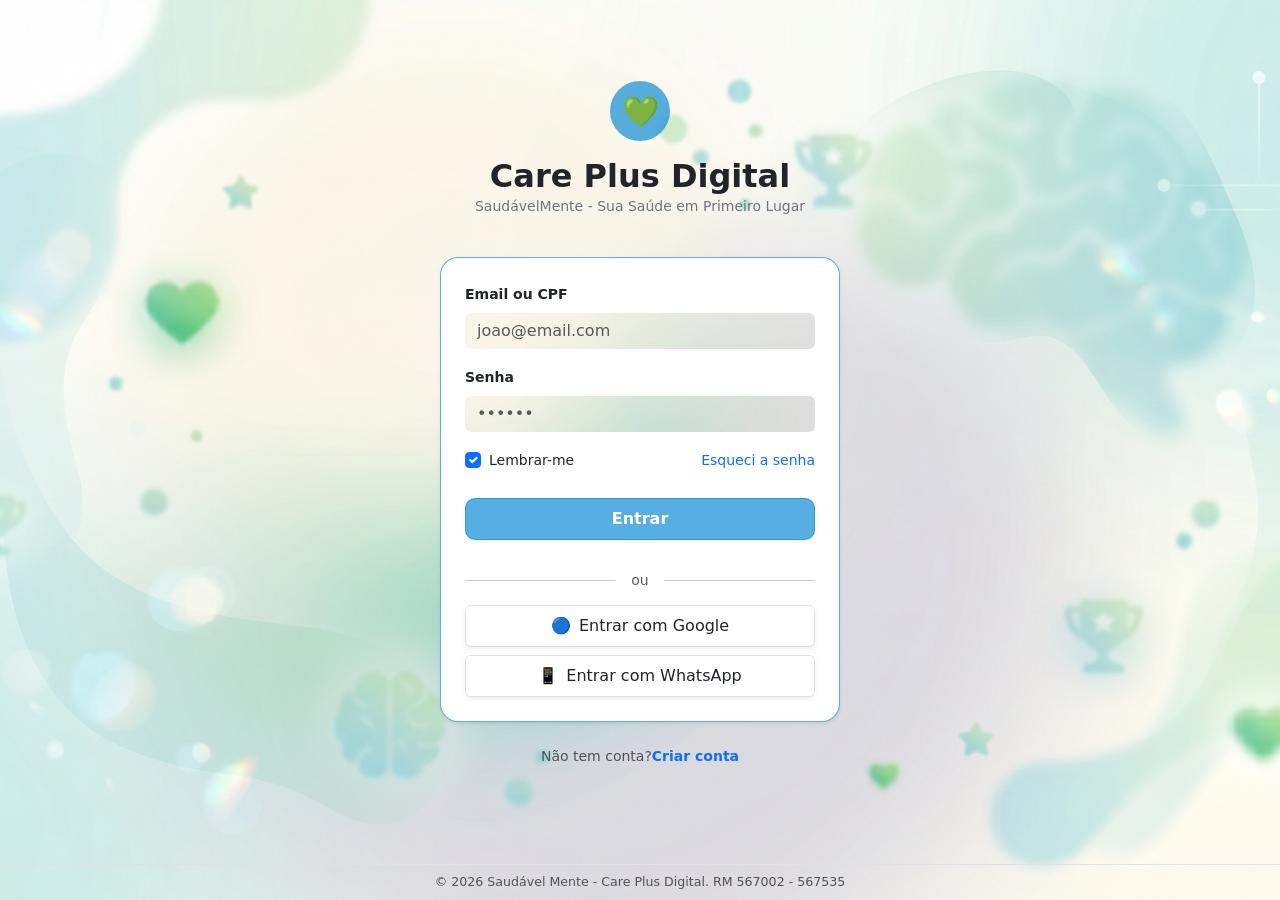
<file: index.html>
<!doctype html>
<html lang="pt-BR">

<head>
  <meta charset="utf-8">
  <meta name="viewport" content="width=device-width, initial-scale=1">
  <title>Saudável Mente - Login</title>
  <link rel="icon"
    href="data:image/svg+xml,<svg xmlns=%22http://www.w3.org/2000/svg%22 viewBox=%220 0 100 100%22><text y=%22.9em%22 font-size=%2290%22>💚</text></svg>">
  <link href="https://cdn.jsdelivr.net/npm/bootstrap@5.3.3/dist/css/bootstrap.min.css" rel="stylesheet">
  <link rel="stylesheet" href="assets/css/styles.css">
</head>

<body class="bg-light d-flex flex-column vh-100">
  <div class="container d-flex flex-column justify-content-center align-items-center flex-grow-1">
    <div class="text-center mb-4">
      <div class="bg-primary rounded-circle d-inline-flex align-items-center justify-content-center mb-3"
        style="width: 60px; height: 60px;">
        <span style="font-size: 30px;">💚</span>
      </div>
      <h2 class="fw-bold text-dark mb-0">Care Plus Digital</h2>
      <p class="text-secondary small">SaudávelMente - Sua Saúde em Primeiro Lugar</p>
    </div>

    <div class="card p-4 shadow-sm border-0" style="width: 100%; max-width: 400px; border-radius: 20px;">
      <form novalidate>
        <div class="mb-3">
          <label for="email" class="form-label small fw-bold">Email ou CPF</label>
          <input type="email" class="form-control bg-light border-0" id="email" placeholder="joao@email.com">
        </div>

        <div class="mb-3">
          <label for="senha" class="form-label small fw-bold">Senha</label>
          <input type="password" class="form-control bg-light border-0" id="senha" placeholder="••••••">
        </div>
        
        <div class="mb-4 d-flex justify-content-between align-items-center">
          <div class="form-check">
            <input type="checkbox" class="form-check-input" id="lembrar" checked>
            <label class="form-check-label small" for="lembrar">Lembrar-me</label>
          </div>
          <a href="#" class="text-decoration-none small">Esqueci a senha</a>
        </div>

        <button type="button" class="btn btn-primary w-100 py-2 mb-3 fw-bold" style="border-radius: 10px;"
          onclick="realizarLogin()">Entrar</button>

        <div class="text-center position-relative my-4">
          <hr>
          <span class="position-absolute top-50 start-50 translate-middle bg-white px-3 text-muted small">ou</span>
        </div>

        <div class="d-grid gap-2">
          <button type="button" class="btn btn-outline-light text-dark border shadow-sm small py-2">
            <span class="me-2">🔵</span>Entrar com Google</button>
          <button type="button" class="btn btn-outline-light text-dark border shadow-sm small py-2">
            <span class="me-2">📱</span>Entrar com WhatsApp</button>
        </div>
      </form>
    </div>

    <div class="text-center mt-4">
      <p class="text-muted small">Não tem conta?<a href="#" class="text-decoration-none fw-bold">Criar conta</a></p>
    </div>
  </div>

  <footer class="text-center py-2 border-top">
    <div class="container">
      <p class="text-muted mb-0 small">
        &copy; 2026 Saudável Mente - Care Plus Digital. RM 567002 - 567535
      </p>
    </div>
  </footer>

  <script src="https://cdn.jsdelivr.net/npm/bootstrap@5.3.3/dist/js/bootstrap.bundle.min.js"></script>
  <script src="assets/js/saudavelMente.js"></script>

  <div class="toast-container position-fixed top-0 end-0 p-3" style="z-index: 1055;">
    <div id="liveToast" class="toast align-items-center text-white bg-primary border-0 shadow" role="alert">
      <div class="d-flex">
        <div class="toast-body fw-semibold" id="toastMessage">Mensagem</div>
        <button type="button" class="btn-close btn-close-white me-2 m-auto" data-bs-dismiss="toast">
        </button>
      </div>
    </div>
  </div>
  
</body>
</html>
</file>
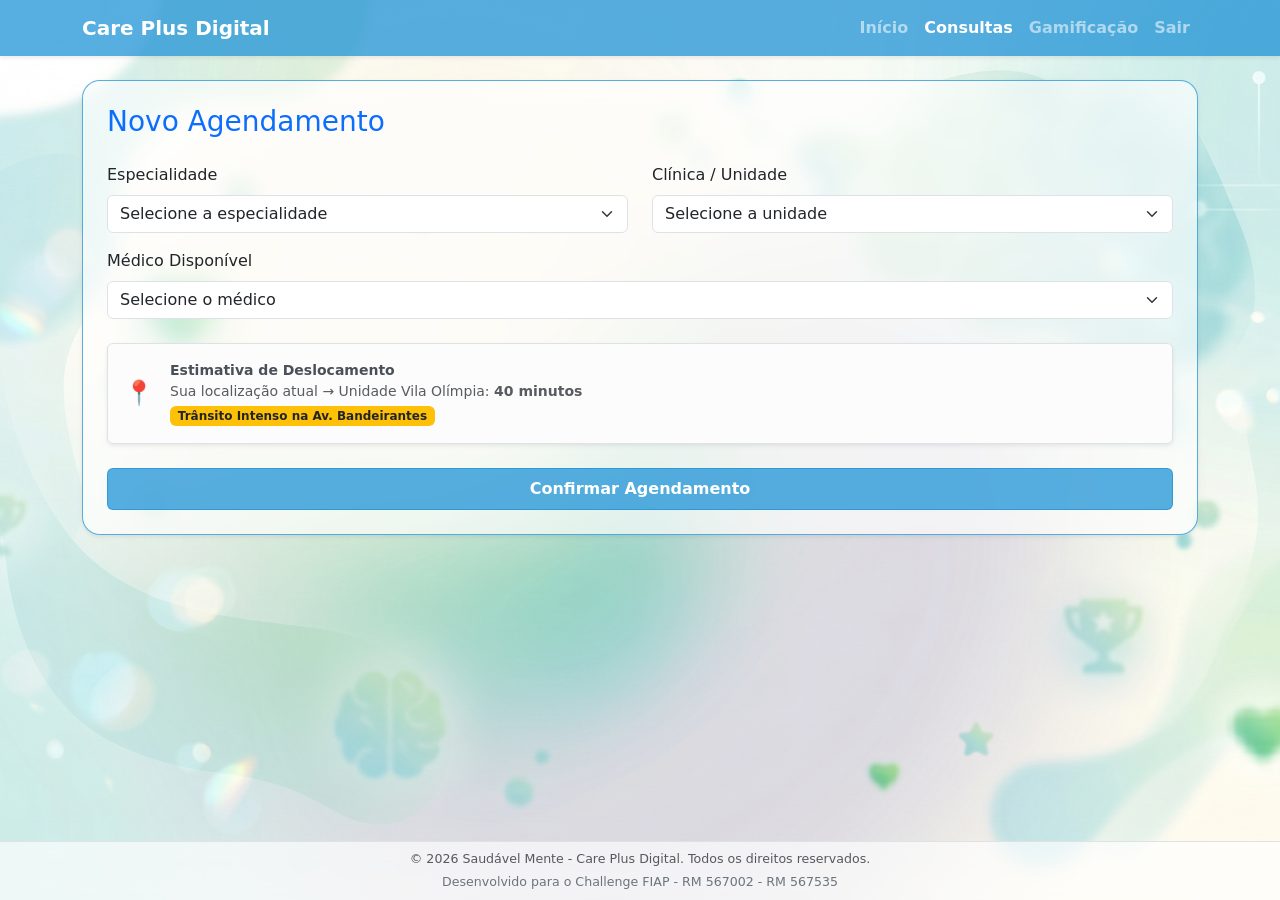
<file: pages/agendamento.html>
<!DOCTYPE html>
<html lang="pt-BR">

<head>
  <meta charset="UTF-8">
  <meta name="viewport" content="width=device-width, initial-scale=1.0">
  <title>Agendamento - Saudável Mente</title>
  <link rel="icon"
    href="data:image/svg+xml,<svg xmlns=%22http://www.w3.org/2000/svg%22 viewBox=%220 0 100 100%22><text y=%22.9em%22 font-size=%2290%22>💚</text></svg>">
  <link href="https://cdn.jsdelivr.net/npm/bootstrap@5.3.3/dist/css/bootstrap.min.css" rel="stylesheet">
  <link rel="stylesheet" href="../assets/css/styles.css">
</head>

<body class="bg-light d-flex flex-column vh-100">
  <nav class="navbar navbar-expand-lg navbar-dark bg-primary shadow-sm">
    <div class="container">
      <a class="navbar-brand fw-bold" href="dashboard.html">
        Care Plus Digital
      </a>

      <button class="navbar-toggler" type="button" data-bs-toggle="collapse" data-bs-target="#menuNavbar"
        aria-controls="menuNavbar" aria-expanded="false" aria-label="Toggle navigation">
        <span class="navbar-toggler-icon"></span>
      </button>

      <div class="collapse navbar-collapse" id="menuNavbar">
        <div class="navbar-nav ms-auto fw-bold">
          <a class="nav-link" href="dashboard.html">
            Início
          </a>
          <a class="nav-link active" href="agendamento.html">
            Consultas
          </a>
          <a class="nav-link" href="gamificacao.html">
            Gamificação
          </a>
          <a class="nav-link" href="#" onclick="sairSistema()">
            Sair
          </a>
        </div>
      </div>
    </div>
  </nav>

  <main class="container my-4 flex-grow-1">
    <div class="card card-glass shadow-sm p-4 border-0">
      <h3 class="text-primary mb-4">
        Novo Agendamento
      </h3>
      <form id="formAgendamento">
        <div class="row">

          <div class="col-md-6 mb-3">
            <label class="form-label">
              Especialidade
            </label>
            <select class="form-select">
              <option selected>
                Selecione a especialidade
              </option>
              <option>
                Cardiologia
              </option>
              <option>
                Oftalmologia
              </option>
              <option>
                Odontologia
              </option>
            </select>
          </div>

          <div class="col-md-6 mb-3">
            <label class="form-label">
              Clínica / Unidade
            </label>
            <select class="form-select">
              <option selected>
                Selecione a unidade
              </option>
              <option>
                Vila Olímpia
              </option>
              <option>
                Itaim Bibi
              </option>
              <option>
                Paulista
              </option>
            </select>
          </div>
        </div>

        <div class="mb-4">
          <label class="form-label">
            Médico Disponível
          </label>
          <select class="form-select">
            <option selected>
              Selecione o médico
            </option>
            <option>
              Dr. Silva (CRM 12345)
            </option>
            <option>
              Dra. Costa (CRM 67890)
            </option>
          </select>
        </div>

        <div class="alert alert-light border shadow-sm mb-4">
          <div class="d-flex align-items-center">
            <div class="me-3">
              <span style="font-size: 24px;">
                📍
              </span>
            </div>
            <div>
              <p class="mb-0 fw-bold small">
                Estimativa de Deslocamento
              </p>
              <p class="mb-0 text-muted small">
                Sua localização atual →
                Unidade Vila Olímpia:
                <strong>40 minutos</strong>
              </p>
              <span class="badge bg-warning text-dark mt-1">
                Trânsito Intenso na Av. Bandeirantes
              </span>
            </div>
          </div>
        </div>

        <button type="button" class="btn btn-primary w-100 py-2 fw-bold" onclick="confirmarAgendamento()">
          Confirmar Agendamento
        </button>
      </form>
    </div>
  </main>

  <footer class="footer-custom text-center py-2 mt-auto border-top">
    <div class="container">
      <p class="text-muted mb-0 small">
        &copy; 2026 Saudável Mente - Care Plus Digital. Todos os direitos reservados.
      </p>
      <small class="text-secondary d-block mt-1">
        Desenvolvido para o Challenge FIAP - RM 567002 - RM 567535
      </small>
    </div>
  </footer>

  <div class="toast-container position-fixed top-0 end-0 p-3" style="z-index: 1055;">
    <div id="liveToast" class="toast align-items-center text-white bg-success border-0 shadow" role="alert"
      aria-live="assertive" aria-atomic="true" style="border-radius: 12px;">
      <div class="d-flex">
        <div class="toast-body fw-semibold" id="toastMessage">
          📅 Agendamento realizado!
          Você ganhou +50 pontos.
        </div>
        <button type="button" class="btn-close btn-close-white me-2 m-auto" data-bs-dismiss="toast">
        </button>
      </div>
    </div>
  </div>

  <script src="https://cdn.jsdelivr.net/npm/bootstrap@5.3.3/dist/js/bootstrap.bundle.min.js"></script>
  <script src="../assets/js/saudavelMente.js"></script>

</body>
</html>
</file>
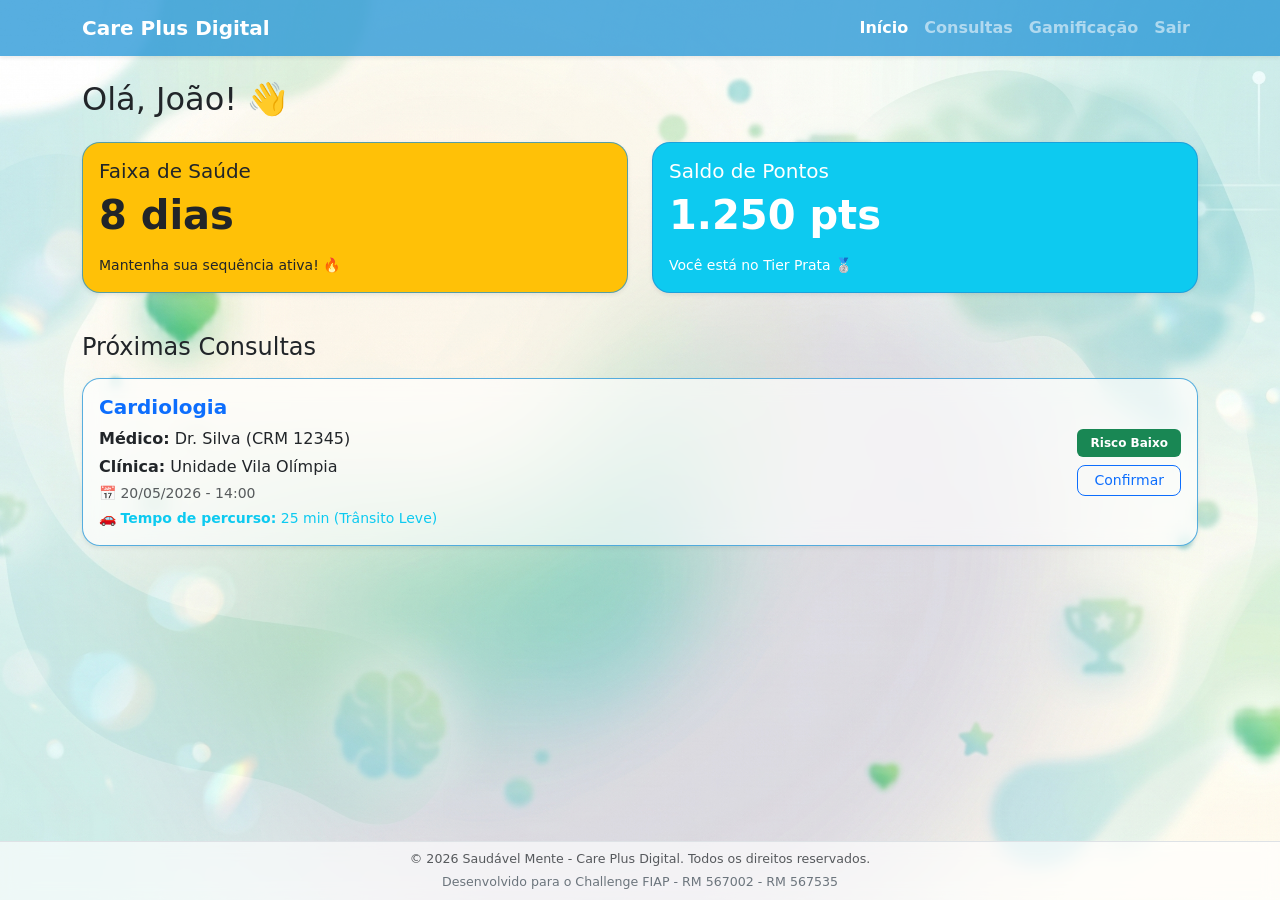
<file: pages/dashboard.html>
<!DOCTYPE html>
<html lang="pt-BR">

<head>
  <meta charset="UTF-8">
  <meta name="viewport" content="width=device-width, initial-scale=1.0">
  <title>Dashboard - Saudável Mente</title>
  <link rel="icon"
    href="data:image/svg+xml,<svg xmlns=%22http://www.w3.org/2000/svg%22 viewBox=%220 0 100 100%22><text y=%22.9em%22 font-size=%2290%22>💚</text></svg>">
  <link href="https://cdn.jsdelivr.net/npm/bootstrap@5.3.3/dist/css/bootstrap.min.css" rel="stylesheet">
  <link rel="stylesheet" href="../assets/css/styles.css">
</head>

<body class="bg-light d-flex flex-column vh-100">

  <nav class="navbar navbar-expand-lg navbar-dark bg-primary shadow-sm">
    <div class="container">
      <a class="navbar-brand fw-bold" href="dashboard.html">
        Care Plus Digital
      </a>

      <button class="navbar-toggler" type="button" data-bs-toggle="collapse" data-bs-target="#menuNavbar"
        aria-controls="menuNavbar" aria-expanded="false" aria-label="Toggle navigation">
        <span class="navbar-toggler-icon"></span>
      </button>

      <div class="collapse navbar-collapse" id="menuNavbar">
        <div class="navbar-nav ms-auto fw-bold">
          <a class="nav-link active" href="dashboard.html">
            Início
          </a>
          <a class="nav-link" href="agendamento.html">
            Consultas
          </a>
          <a class="nav-link" href="gamificacao.html">
            Gamificação
          </a>
          <a class="nav-link" href="#" onclick="sairSistema()">
            Sair
          </a>
        </div>
      </div>
    </div>
  </nav>

  <main class="container my-4 flex-grow-1">

    <h2 class="mb-4">
      Olá, João! 👋
    </h2>

    <div class="row mb-4">
      <div class="col-md-6 mb-3">
        <div class="card bg-warning text-dark p-3 shadow-sm border-0" style="border-radius: 15px;">
          <h5>Faixa de Saúde</h5>
          <p class="display-6 fw-bold">
            8 dias
          </p>
          <small>
            Mantenha sua sequência ativa! 🔥
          </small>
        </div>
      </div>
      <div class="col-md-6 mb-3">
        <div class="card bg-info text-white p-3 shadow-sm border-0" style="border-radius: 15px;">
          <h5>Saldo de Pontos</h5>
          <p class="display-6 fw-bold">
            1.250 pts
          </p>
          <small>
            Você está no Tier Prata 🥈
          </small>
        </div>
      </div>
    </div>

    <h4 class="mb-3">
      Próximas Consultas
    </h4>

    <div class="card card-glass shadow-sm mb-3" style="border-radius: 15px;">
      <div class="card-body">
        <div class="d-flex justify-content-between align-items-center">
          <div>
            <h5 class="card-title text-primary fw-bold">
              Cardiologia
            </h5>
            <p class="mb-1">
              <strong>Médico:</strong> Dr. Silva (CRM 12345)
            </p>
            <p class="mb-1">
              <strong>Clínica:</strong> Unidade Vila Olímpia
            </p>
            <p class="text-muted small mb-1">
              📅 20/05/2026 - 14:00
            </p>
            <p class="text-info small mb-0">
              🚗 <strong>Tempo de percurso:</strong> 25 min (Trânsito Leve)
            </p>
          </div>
          <div class="text-end">
            <span class="badge bg-success mb-2 d-block py-2">
              Risco Baixo
            </span>
            <button class="btn btn-outline-primary btn-sm px-3" style="border-radius: 8px;">
              Confirmar
            </button>
          </div>
        </div>
      </div>
    </div>
  </main>

  <footer class="text-center py-2 border-top footer-custom">
    <div class="container">
      <p class="text-muted mb-0 small">
        &copy; 2026 Saudável Mente - Care Plus Digital. Todos os direitos reservados.
      </p>
      <small class="text-secondary d-block mt-1">
        Desenvolvido para o Challenge FIAP - RM 567002 - RM 567535
      </small>
    </div>
  </footer>

  <div class="toast-container position-fixed top-0 end-0 p-3" style="z-index: 1055;">
    <div id="liveToast" class="toast align-items-center text-white bg-success border-0 shadow" role="alert"
      aria-live="assertive" aria-atomic="true" style="border-radius: 12px;">
      <div class="d-flex">
        <div class="toast-body fw-semibold" id="toastMessage">
          🎉 Login realizado com sucesso! Bem-vindo de volta.
        </div>
        <button type="button" class="btn-close btn-close-white me-2 m-auto" data-bs-dismiss="toast">
        </button>
      </div>
    </div>
  </div>

  <script src="https://cdn.jsdelivr.net/npm/bootstrap@5.3.3/dist/js/bootstrap.bundle.min.js"></script>
  <script src="../assets/js/saudavelMente.js"></script>

</body>
</html>
</file>
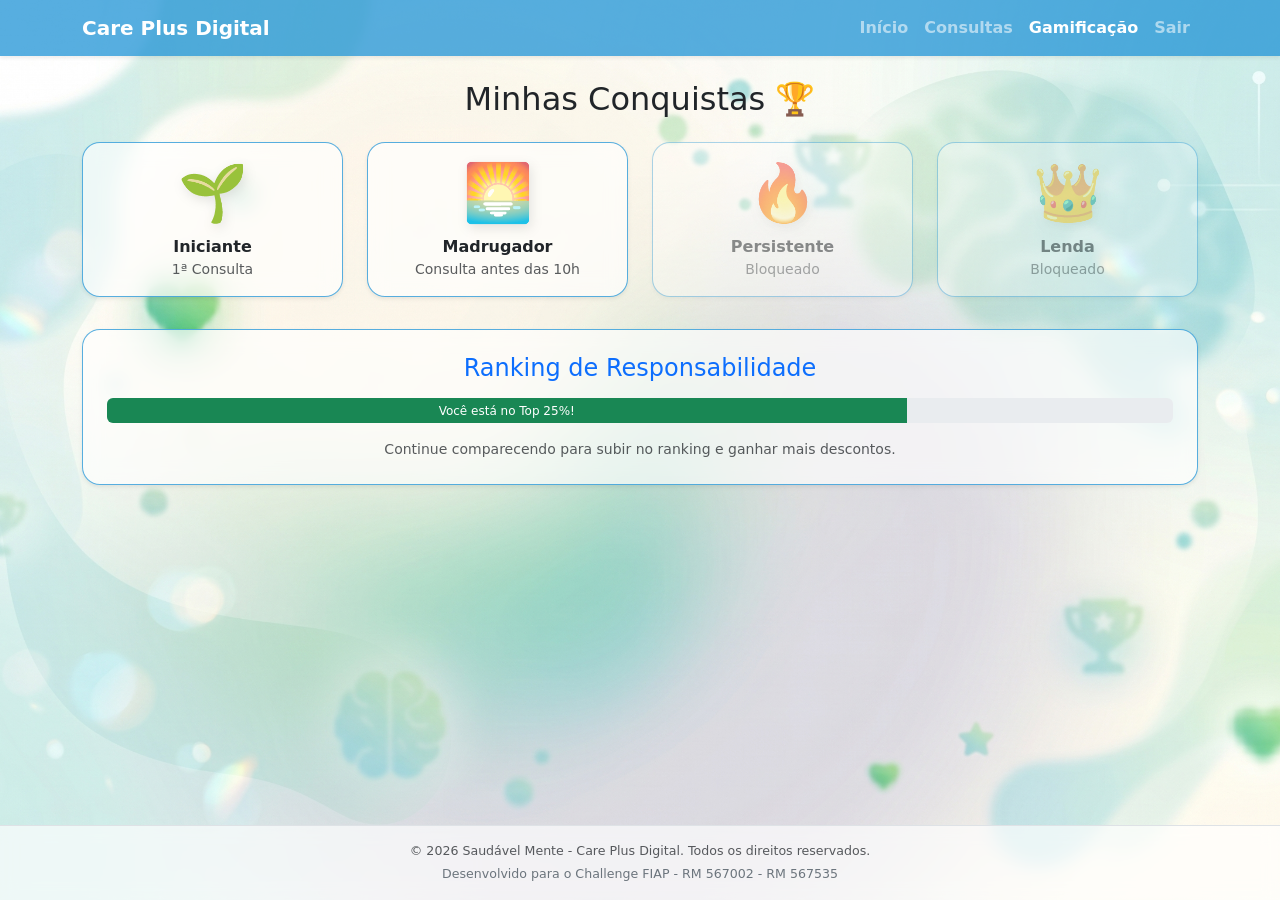
<file: pages/gamificacao.html>
<!DOCTYPE html>
<html lang="pt-BR">

<head>
  <meta charset="UTF-8">
  <meta name="viewport" content="width=device-width, initial-scale=1.0">
  <title>Gamificação - Saudável Mente</title>
  <link rel="icon"
    href="data:image/svg+xml,<svg xmlns=%22http://www.w3.org/2000/svg%22 viewBox=%220 0 100 100%22><text y=%22.9em%22 font-size=%2290%22>💚</text></svg>">
  <link href="https://cdn.jsdelivr.net/npm/bootstrap@5.3.3/dist/css/bootstrap.min.css" rel="stylesheet">
  <link rel="stylesheet" href="../assets/css/styles.css">
</head>

<body class="bg-light d-flex flex-column vh-100">
  <nav class="navbar navbar-expand-lg navbar-dark bg-primary shadow-sm">
    <div class="container">
      <a class="navbar-brand fw-bold" href="dashboard.html">
        Care Plus Digital
      </a>

      <button class="navbar-toggler" type="button" data-bs-toggle="collapse" data-bs-target="#menuNavbar"
        aria-controls="menuNavbar" aria-expanded="false" aria-label="Toggle navigation">
        <span class="navbar-toggler-icon"></span>
      </button>

      <div class="collapse navbar-collapse" id="menuNavbar">
        <div class="navbar-nav ms-auto fw-bold">
          <a class="nav-link" href="dashboard.html">
            Início
          </a>
          <a class="nav-link" href="agendamento.html">
            Consultas
          </a>
          <a class="nav-link active" href="gamificacao.html">
            Gamificação
          </a>
          <a class="nav-link" href="#" onclick="sairSistema()">
            Sair
          </a>
        </div>
      </div>
    </div>
  </nav>

  <main class="container my-4 text-center flex-grow-1">
    <h2 class="mb-4">
      Minhas Conquistas 🏆
    </h2>

    <div class="row">
      <div class="col-6 col-md-3 mb-4">
        <div class="card card-glass p-3 border-0 shadow-sm h-100">
          <div class="display-4">
            🌱
          </div>
          <p class="fw-bold mt-2 mb-0">
            Iniciante
          </p>
          <small class="text-muted">
            1ª Consulta
          </small>
        </div>
      </div>

      <div class="col-6 col-md-3 mb-4">
        <div class="card card-glass p-3 border-0 shadow-sm h-100">
          <div class="display-4">
            🌅
          </div>
          <p class="fw-bold mt-2 mb-0">
            Madrugador
          </p>
          <small class="text-muted">
            Consulta antes das 10h
          </small>
        </div>
      </div>

      <div class="col-6 col-md-3 mb-4 opacity-50">
        <div class="card card-glass p-3 border-0 shadow-sm h-100">
          <div class="display-4">
            🔥
          </div>
          <p class="fw-bold mt-2 mb-0">
            Persistente
          </p>
          <small class="text-muted">
            Bloqueado
          </small>
        </div>
      </div>

      <div class="col-6 col-md-3 mb-4 opacity-50">
        <div class="card card-glass p-3 border-0 shadow-sm h-100">
          <div class="display-4">
            👑
          </div>
          <p class="fw-bold mt-2 mb-0">
            Lenda
          </p>
          <small class="text-muted">
            Bloqueado
          </small>
        </div>
      </div>
    </div>

    <div class="card card-glass shadow-sm p-4 mt-2 border-0">
      <h4 class="text-primary mb-3">
        Ranking de Responsabilidade
      </h4>
      <div class="progress mb-3" style="height: 25px;">
        <div class="progress-bar bg-success w-75" role="progressbar">
          Você está no Top 25%!
        </div>
      </div>
      <p class="small text-muted mb-0">
        Continue comparecendo para subir no ranking
        e ganhar mais descontos.
      </p>
    </div>
  </main>

  <footer class="footer-custom text-center py-3 mt-auto border-top">
    <div class="container">
      <p class="text-muted mb-0 small">
        &copy; 2026 Saudável Mente - Care Plus Digital. Todos os direitos reservados.
      </p>
      <small class="text-secondary d-block mt-1">
        Desenvolvido para o Challenge FIAP - RM 567002 - RM 567535
      </small>
    </div>
  </footer>

  <script src="https://cdn.jsdelivr.net/npm/bootstrap@5.3.3/dist/js/bootstrap.bundle.min.js"></script>
  <script src="../assets/js/saudavelMente.js"></script>

</body>
</html>
</file>
<file: assets/css/styles.css>
:root {
  --azul-care-plus: #2194d6c0;
  --verde-sucesso: #28a745;
}

html, body {
  height: 100%;
  margin: 0;
}

body {
  display: flex;
  flex-direction: column;
}

body, .bg-light {
  background-image: url("../img/fundo-saude2.png");
  background-size: cover;
  background-position: center;
  background-repeat: no-repeat;
  background-attachment: fixed;
}

.bg-primary, .btn-primary {
  background-color: var(--azul-care-plus) !important;
  border-color: var(--azul-care-plus) !important;
}

.card {
  transition: transform 0.2s;
}

.card:hover {
  transform: scale(1.02);
}

footer {
  font-size: 0.9rem;
  color: #6c757d;
}

.footer-custom {
  background: rgba(255, 255, 255, 0.65);
  backdrop-filter: blur(8px);
}

.display-4 {
  filter: drop-shadow(2px 4px 6px rgba(0,0,0,0.1));
}

.btn {
  transition: all 0.2s ease;
}

.btn:hover {
  transform: translateY(-2px);
}

.card {
  border-radius: 18px !important;
  border: 1px solid #2194d6c0 !important;
}

.card-glass {
  background-color: rgba(255, 255, 255, 0.644) !important;
  backdrop-filter: blur(10px);
  -webkit-backdrop-filter: blur(10px);
}
</file>
